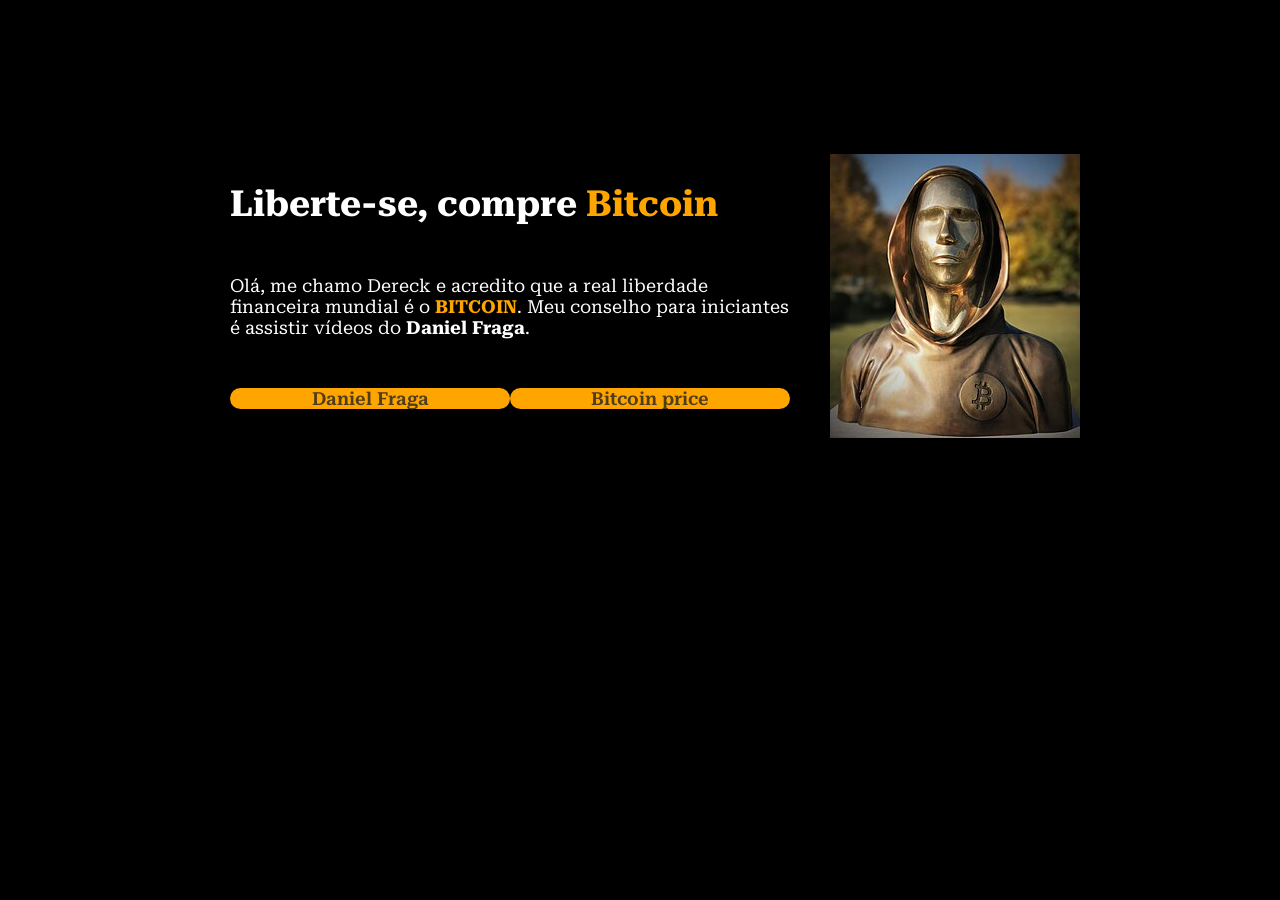
<file: bitcoin-landing-page/index.html>
<!DOCTYPE html>
<html lang="pt-br">

<head>
    <meta charset="UTF-8">
    <meta name="viewport" content="width=device-width, initial-scale=1.0">
    <title>Bitcoin</title>
    <link rel="icon" href="Btc.png">
    <link rel="stylesheet" href="style.css">
</head>

<body>
    <header></header>

    <main class="apresentacao">
        <section class="apresentacao__conteudo">
            
            <h1 class="apresentacao__conteudo__titulo">
                Liberte-se, compre 
                <strong class="titulo-destaque">Bitcoin</strong>
            </h1>

            <p class="apresentacao__conteudo__texto">
                Olá, me chamo Dereck e acredito que a real liberdade financeira mundial é o 
                <strong class="Cor-destaque-info-lenguage">BITCOIN</strong>.
                Meu conselho para iniciantes é assistir vídeos do 
                <strong class="entusiasta-bitcoin">Daniel Fraga</strong>.
            </p>
            <div class="apresentacao__links">
                <a class="apresentacao__links__link" href="https://www.youtube.com/@DanielFragaBR">Daniel Fraga</a>
                <a class="apresentacao__links__link" href="https://coinmarketcap.com/currencies/bitcoin/">Bitcoin price</a>
            </div>

        </section>

        <img src="Satoshi_Nakamoto.jpg" alt="Imagem da estátua Satoshi Nakamoto">
    </main>

    <footer></footer>
</body>

</html>
</file>
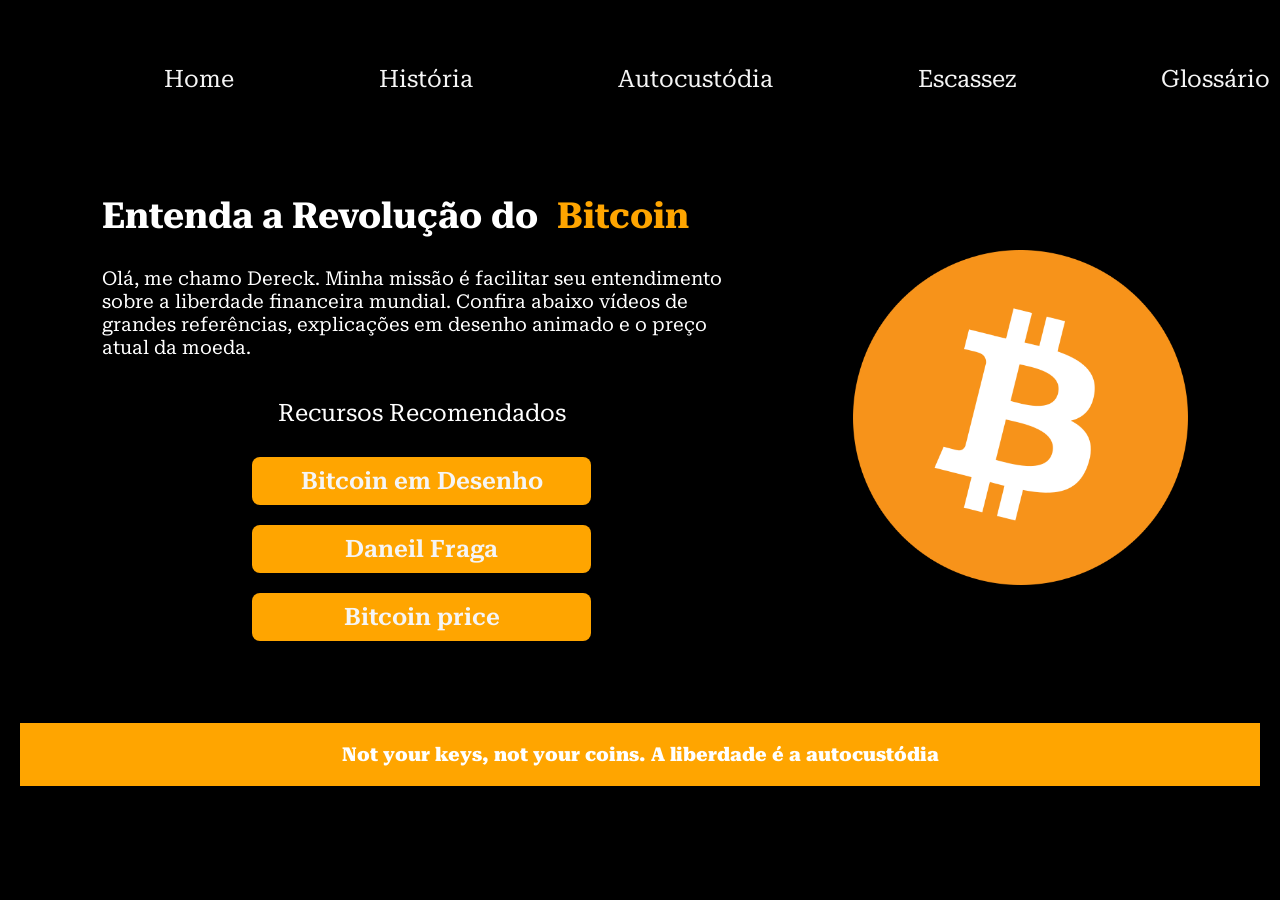
<file: bitcoin-web-platform-mobile/index.html>
<!DOCTYPE html>
<html lang="pt-br">

<head>
    <meta charset="UTF-8">
    <meta name="viewport" content="width=device-width, initial-scale=1.0">
    <title>Bitcoin</title>
    <link rel="icon" href="./images/Btc.png">

    <link rel="stylesheet" href="./styles/style.css">
</head>

<body>
    <header class="cabecalho">
        <nav class="cabecalho__menu">
            
            <a class="cabecalho__menu__link" href="index.html">Home</a>
            <a class="cabecalho__menu__link" href="pages/historia.html">História</a>
            <a class="cabecalho__menu__link" href="pages/autocustodia.html">Autocustódia</a>
            <a class="cabecalho__menu__link" href="pages/escassez.html">Escassez</a>
            <a class="cabecalho__menu__link" href="pages/glossario.html">Glossário</a>

        </nav>
    </header>

    <main class="apresentacao">
        <section class="apresentacao__conteudo">
            
            <h1 class="apresentacao__conteudo__titulo">
                Entenda a Revolução do 
                <strong class="titulo-destaque">Bitcoin</strong>
            </h1>

            <p class="apresentacao__conteudo__texto">
               Olá, me chamo Dereck. Minha missão é facilitar seu entendimento sobre a liberdade financeira mundial. Confira abaixo vídeos de grandes referências, explicações em desenho animado e o preço atual da moeda.
            </p>

            <div class="apresentacao__links">
                <h2 class="apresentacao__links__subtitulo">Recursos Recomendados</h2>

                <a class="apresentacao__links__link" href="https://www.youtube.com/watch?v=lmvQbQgFkcw">Bitcoin em Desenho</a>
                <a class="apresentacao__links__link" href="https://www.youtube.com/@DanielFragaBR">Daneil Fraga</a>
                <a class="apresentacao__links__link" href="https://coinmarketcap.com/currencies/bitcoin/">Bitcoin price</a>

            </div>

        </section>
        <img class="apresentacao__imagem" src="./images/Btc.png" alt="estatua-satoshi-nakamoto">
    </main>

    <footer class="rodape">
        <p>Not your keys, not your coins. A liberdade é a autocustódia</p>
    </footer>
    
</body>

</html>
</file>
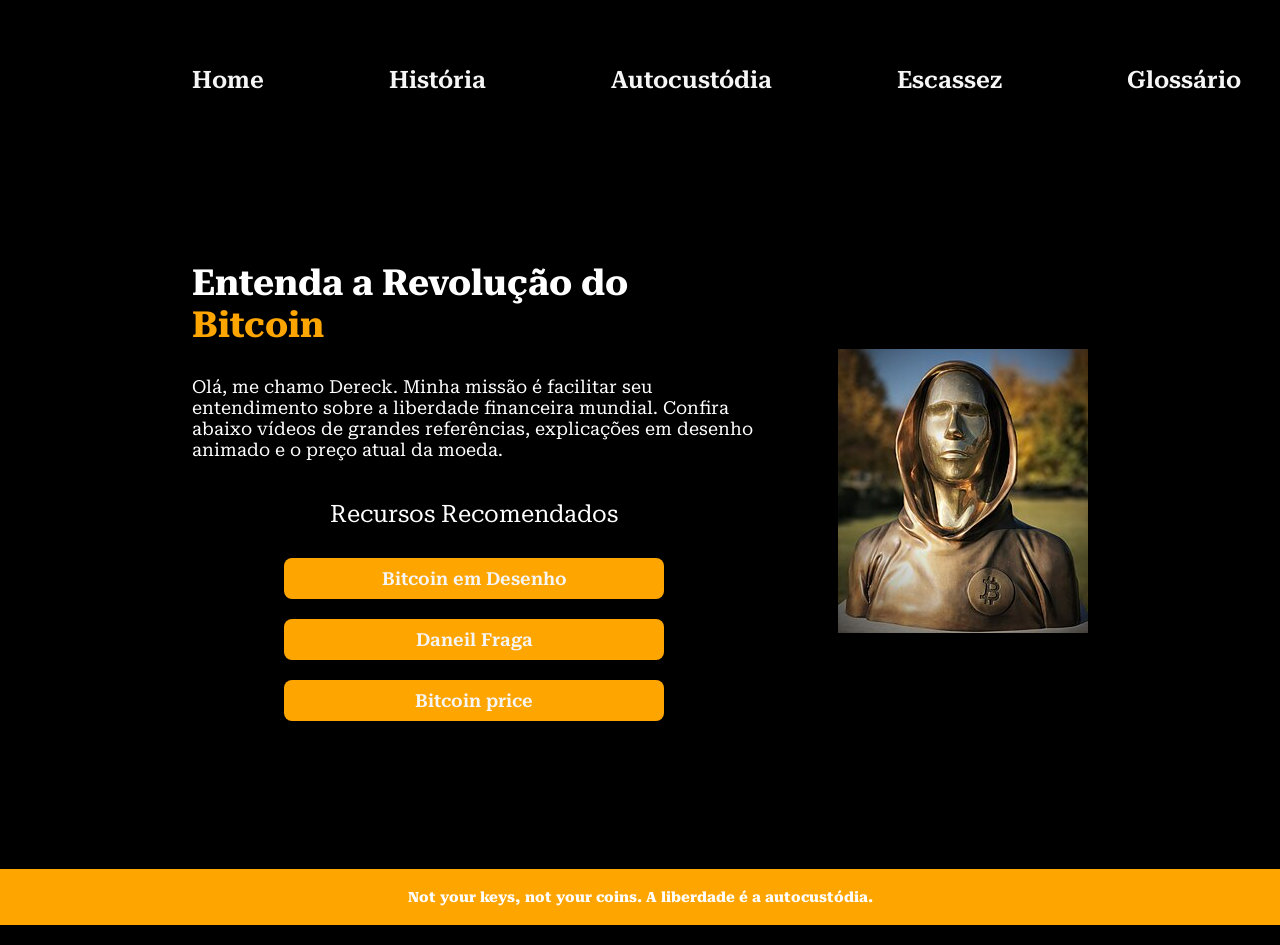
<file: bitcoin-web-platform/index.html>
<!DOCTYPE html>
<html lang="pt-br">

<head>
    <meta charset="UTF-8">
    <meta name="viewport" content="width=device-width, initial-scale=1.0">
    <title>Bitcoin</title>
    <link rel="icon" href="./images/Btc.png">

    <link rel="stylesheet" href="./styles/style.css">
</head>

<body>
    <header class="cabecalho">
        <nav class="cabecalho__menu">
            
            <a class="cabecalho__menu__link" href="index.html">Home</a>
            <a class="cabecalho__menu__link" href="pages/historia.html">História</a>
            <a class="cabecalho__menu__link" href="pages/autocustodia.html">Autocustódia</a>
            <a class="cabecalho__menu__link" href="pages/escassez.html">Escassez</a>
            <a class="cabecalho__menu__link" href="pages/glossario.html">Glossário</a>

        </nav>
    </header>

    <main class="apresentacao">
        <section class="apresentacao__conteudo">
            
            <h1 class="apresentacao__conteudo__titulo">
                Entenda a Revolução do 
                <strong class="titulo-destaque">Bitcoin</strong>
            </h1>

            <p class="apresentacao__conteudo__texto">
               Olá, me chamo Dereck. Minha missão é facilitar seu entendimento sobre a liberdade financeira mundial. Confira abaixo vídeos de grandes referências, explicações em desenho animado e o preço atual da moeda.
            </p>

            <div class="apresentacao__links">
                <h2 class="apresentacao__links__subtitulo">Recursos Recomendados</h2>

                <a class="apresentacao__links__link" href="https://www.youtube.com/watch?v=lmvQbQgFkcw">Bitcoin em Desenho</a>
                <a class="apresentacao__links__link" href="https://www.youtube.com/@DanielFragaBR">Daneil Fraga</a>
                <a class="apresentacao__links__link" href="https://coinmarketcap.com/currencies/bitcoin/">Bitcoin price</a>

            </div>

        </section>
        <img src="./images/estatua-btc-satoshi.jpg" alt="estatua-satoshi-nakamoto">
    </main>

    <footer class="rodape">
        <p>Not your keys, not your coins. A liberdade é a autocustódia.</p>
    </footer>
    
</body>

</html>
</file>
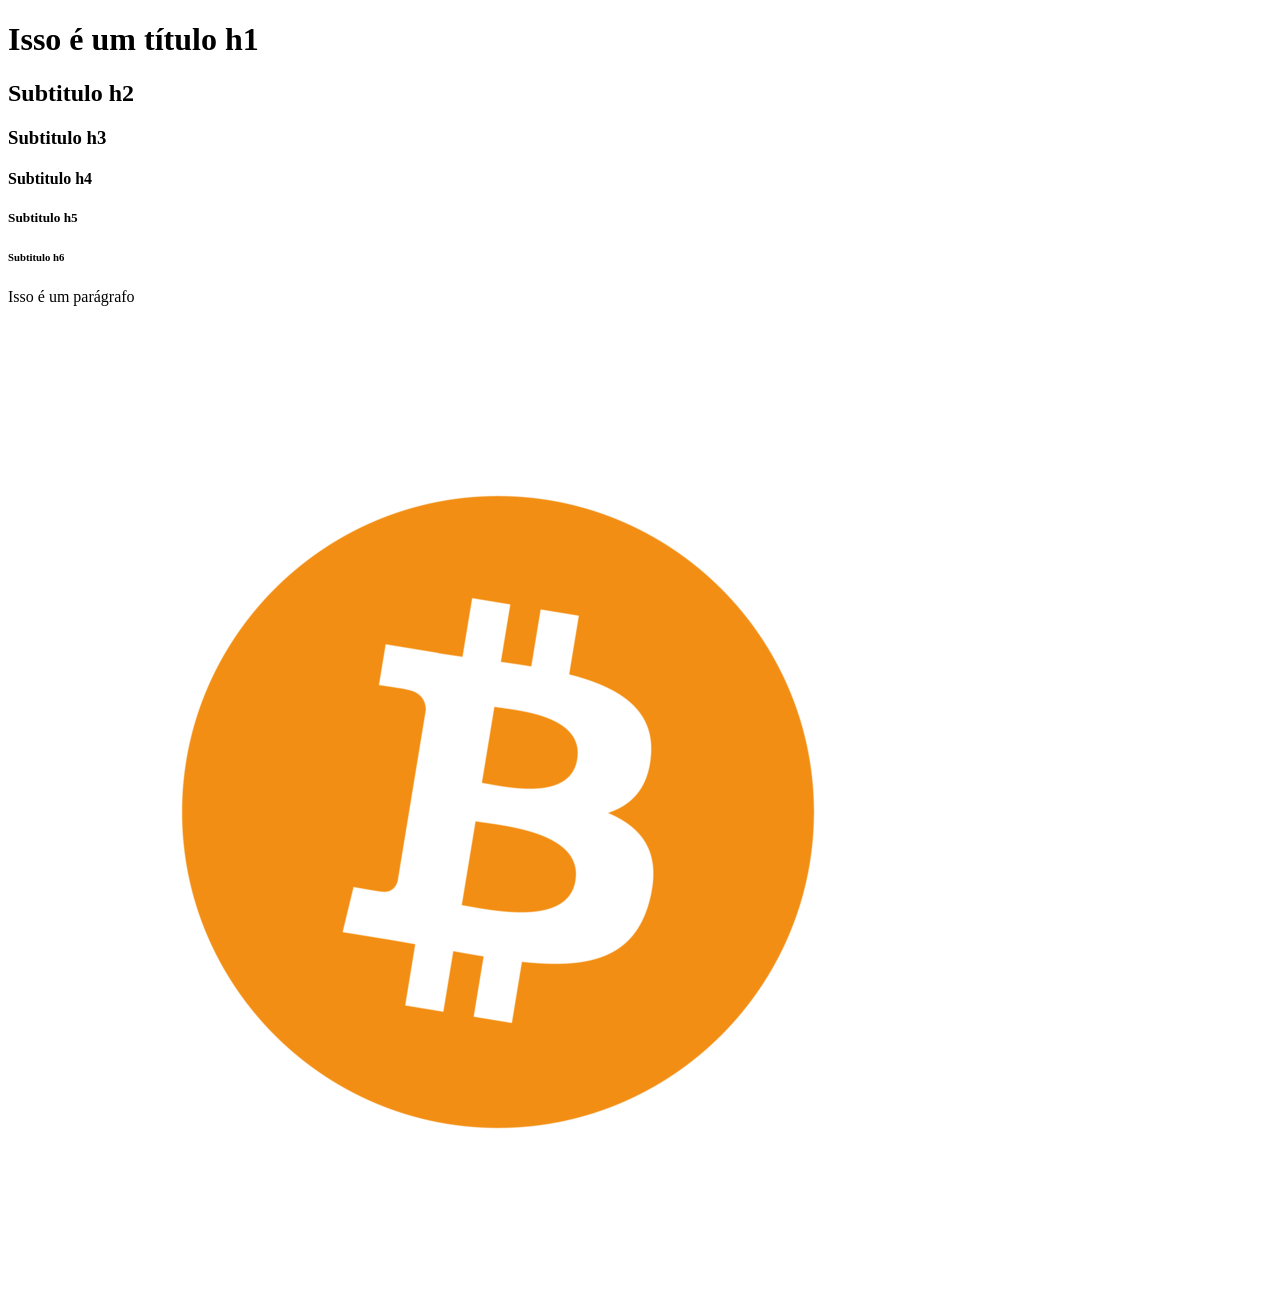
<file: html-fundamentals/index.html>
<!DOCTYPE html>
<html>
    <head>
        <title>Portfolio</title>
    </head>
    <body>
        <h1>Isso é um título h1</h1>
        <h2>Subtitulo h2</h2>
        <h3>Subtitulo h3</h3>
        <h4>Subtitulo h4</h4>
        <h5>Subtitulo h5</h5>
        <h6>Subtitulo h6</h6>

        <p>Isso é um parágrafo</p>
        <img src="Bitcoin.png" alt="Logo Bitcoin">
    </body>
</html>
</file>
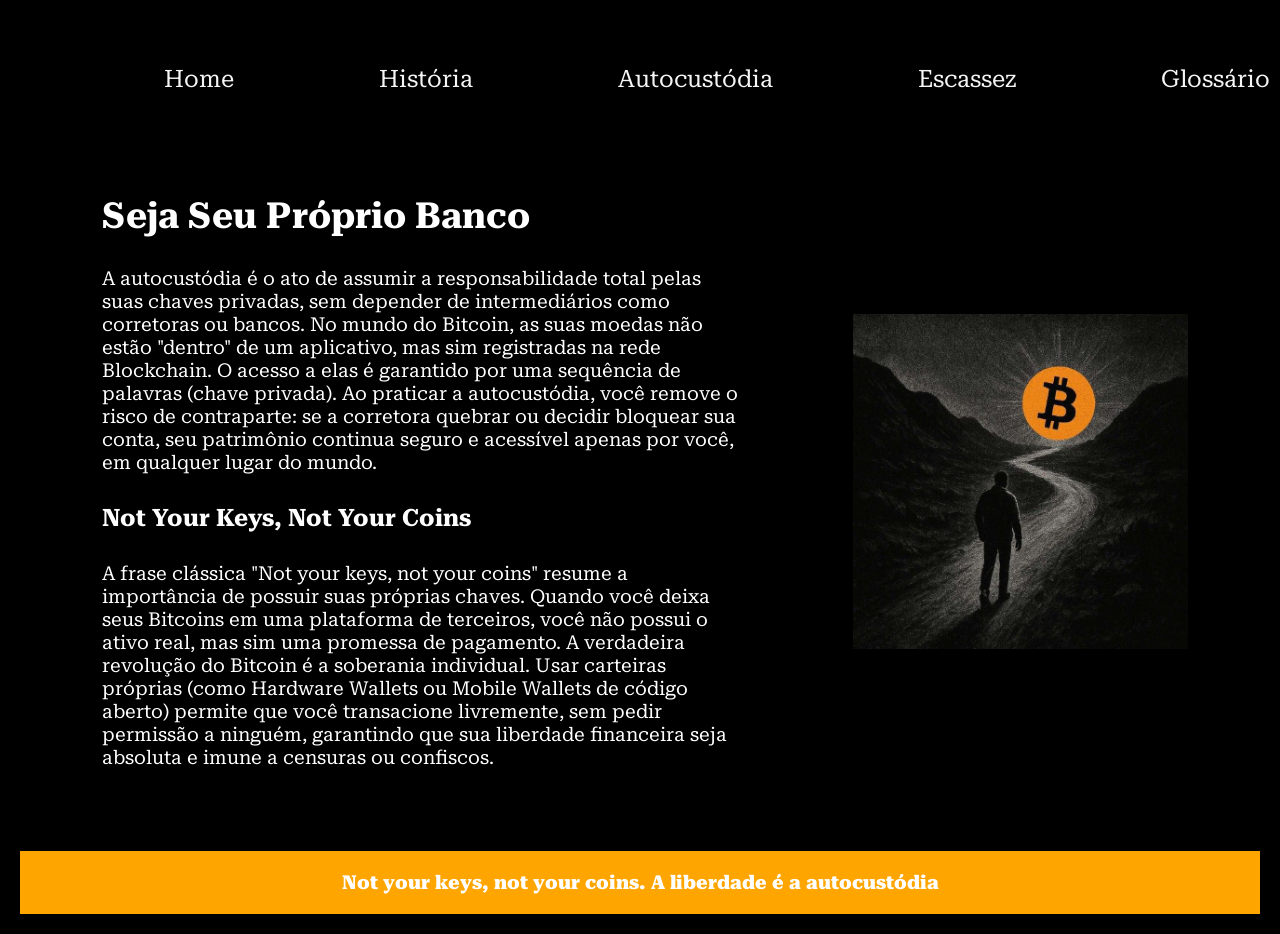
<file: bitcoin-web-platform-mobile/pages/autocustodia.html>
<!DOCTYPE html>
<html lang="pt-br">
<head>
    <meta charset="UTF-8">
    <meta name="viewport" content="width=device-width, initial-scale=1.0">
    <title>Autocustódia</title>
    
    <link rel="icon" href="../images/Btc.png">
    <link rel="stylesheet" href="../styles/style.css">
</head>
<body>
     <header class="cabecalho">
        <nav class="cabecalho__menu">
            
            <a class="cabecalho__menu__link" href="../index.html">Home</a>
            <a class="cabecalho__menu__link" href="historia.html">História</a>
            <a class="cabecalho__menu__link" href="autocustodia.html">Autocustódia</a>
            <a class="cabecalho__menu__link" href="escassez.html">Escassez</a>
            <a class="cabecalho__menu__link" href="glossario.html">Glossário</a>

        </nav>
    </header>

    <main class="apresentacao">
        <section class="apresentacao__conteudo">
            <h2 class="apresentacao__conteudo__titulo">Seja Seu Próprio Banco</h2>
            <p class="apresentacao__conteudo__texto">
               A autocustódia é o ato de assumir a responsabilidade total pelas suas chaves privadas, sem depender de intermediários como corretoras ou bancos. No mundo do Bitcoin, as suas moedas não estão "dentro" de um aplicativo, mas sim registradas na rede Blockchain. O acesso a elas é garantido por uma sequência de palavras (chave privada). Ao praticar a autocustódia, você remove o risco de contraparte: se a corretora quebrar ou decidir bloquear sua conta, seu patrimônio continua seguro e acessível apenas por você, em qualquer lugar do mundo.
            </p>
            <h2>Not Your Keys, Not Your Coins</h2>
            <p class="apresentacao__conteudo__texto">
                A frase clássica "Not your keys, not your coins" resume a importância de possuir suas próprias chaves. Quando você deixa seus Bitcoins em uma plataforma de terceiros, você não possui o ativo real, mas sim uma promessa de pagamento. A verdadeira revolução do Bitcoin é a soberania individual. Usar carteiras próprias (como Hardware Wallets ou Mobile Wallets de código aberto) permite que você transacione livremente, sem pedir permissão a ninguém, garantindo que sua liberdade financeira seja absoluta e imune a censuras ou confiscos.
        </section>

        <img class="apresentacao__imagem" src="../images/objective-btc.jpg" alt="caminhando ate o bitcoin">
    </main>

    <footer class="rodape">
        <p>Not your keys, not your coins. A liberdade é a autocustódia</p>
    </footer>
</body>
</html>
</file>
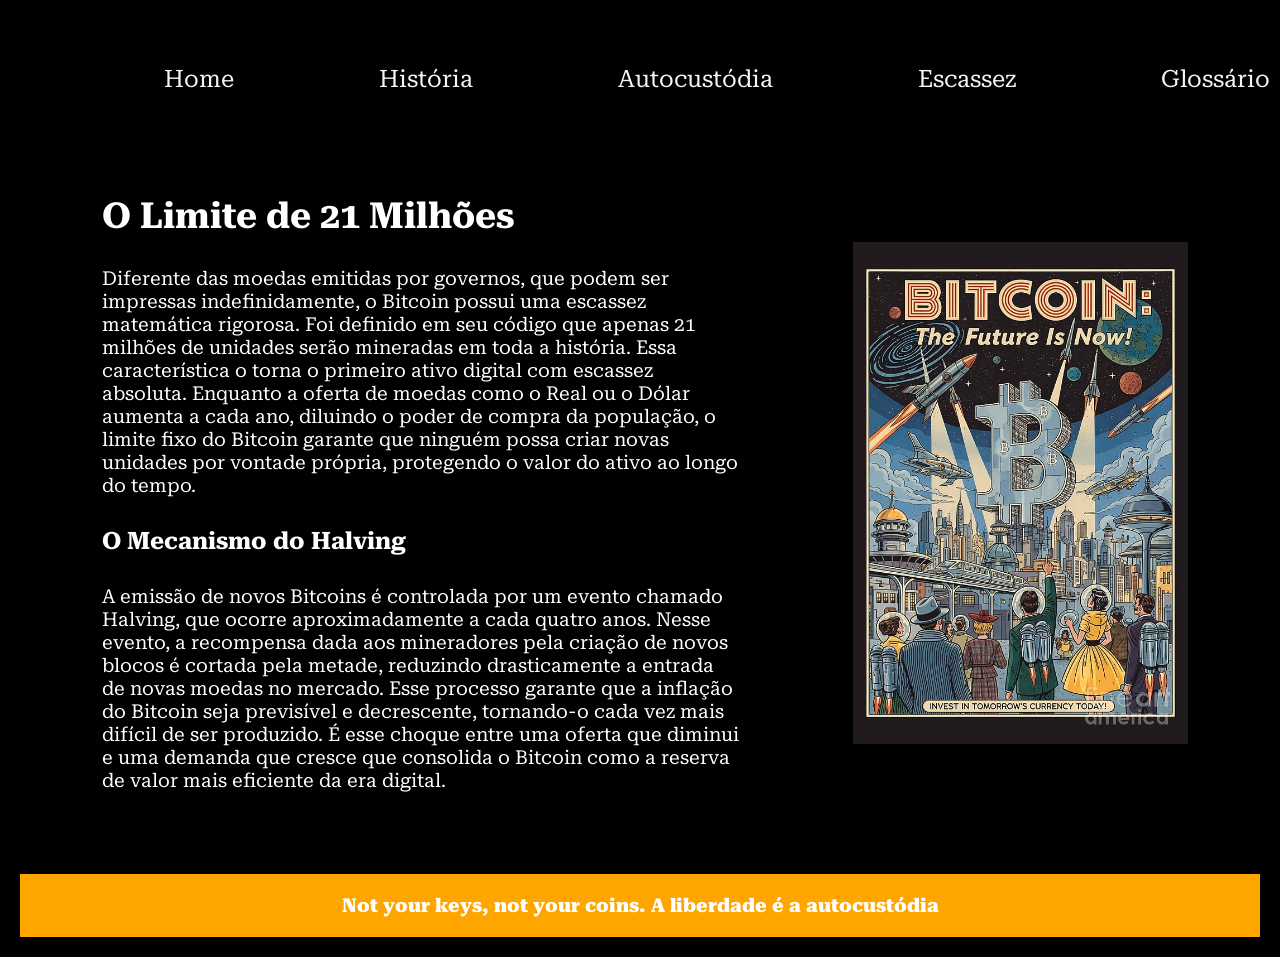
<file: bitcoin-web-platform-mobile/pages/escassez.html>
<!DOCTYPE html>
<html lang="pt-br">
<head>
    <meta charset="UTF-8">
    <meta name="viewport" content="width=device-width, initial-scale=1.0">
    <title>Escassez</title>
    <link rel="icon" href="../images/Btc.png">
    <link rel="stylesheet" href="../styles/style.css">
</head>
<body>
     <header class="cabecalho">
        <nav class="cabecalho__menu">
            
            <a class="cabecalho__menu__link" href="../index.html">Home</a>
            <a class="cabecalho__menu__link" href="historia.html">História</a>
            <a class="cabecalho__menu__link" href="autocustodia.html">Autocustódia</a>
            <a class="cabecalho__menu__link" href="escassez.html">Escassez</a>
            <a class="cabecalho__menu__link" href="glossario.html">Glossário</a>

        </nav>
    </header>
    
    <main class="apresentacao">
        <section class="apresentacao__conteudo">
            <h2 class="apresentacao__conteudo__titulo">O Limite de 21 Milhões</h2>
            <p class="apresentacao__conteudo__texto">
                Diferente das moedas emitidas por governos, que podem ser impressas indefinidamente, o Bitcoin possui uma escassez matemática rigorosa. Foi definido em seu código que apenas 21 milhões de unidades serão mineradas em toda a história. Essa característica o torna o primeiro ativo digital com escassez absoluta. Enquanto a oferta de moedas como o Real ou o Dólar aumenta a cada ano, diluindo o poder de compra da população, o limite fixo do Bitcoin garante que ninguém possa criar novas unidades por vontade própria, protegendo o valor do ativo ao longo do tempo.
            </p>
            <h2>O Mecanismo do Halving</h2>
            <p class="apresentacao__conteudo__texto">
                A emissão de novos Bitcoins é controlada por um evento chamado Halving, que ocorre aproximadamente a cada quatro anos. Nesse evento, a recompensa dada aos mineradores pela criação de novos blocos é cortada pela metade, reduzindo drasticamente a entrada de novas moedas no mercado. Esse processo garante que a inflação do Bitcoin seja previsível e decrescente, tornando-o cada vez mais difícil de ser produzido. É esse choque entre uma oferta que diminui e uma demanda que cresce que consolida o Bitcoin como a reserva de valor mais eficiente da era digital.
            </p>
        </section>

        <img class="apresentacao__imagem" src="../images/btc-futury.jpg" alt="vida futuristica do ser humano com o bitcoin">
    </main>

    <footer class="rodape">
        <p>Not your keys, not your coins. A liberdade é a autocustódia</p>
    </footer>
</body>
</html>
</file>
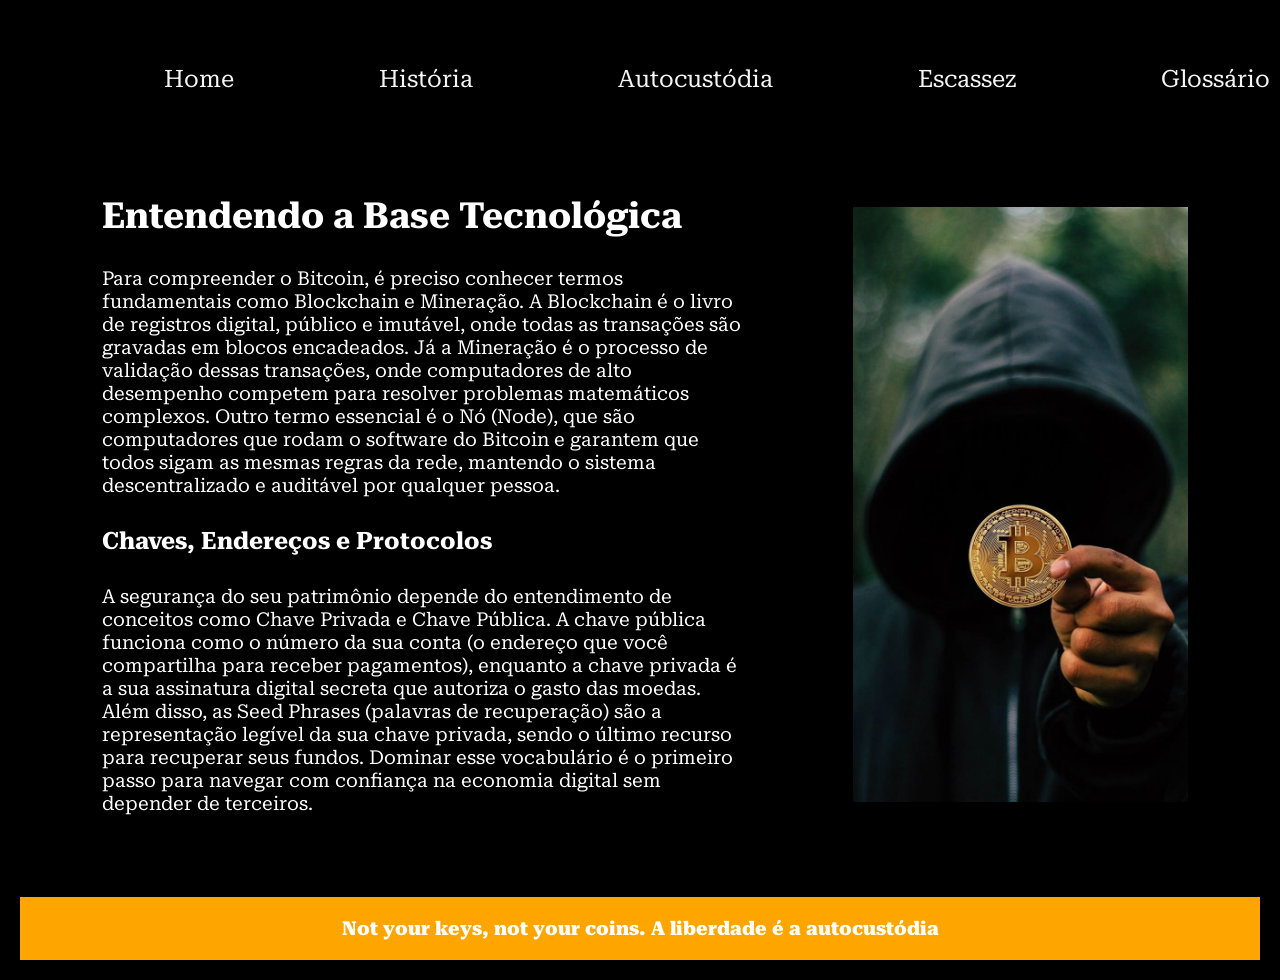
<file: bitcoin-web-platform-mobile/pages/glossario.html>
<!DOCTYPE html>
<html lang="pt-br">
<head>
    <meta charset="UTF-8">
    <meta name="viewport" content="width=device-width, initial-scale=1.0">
    <title>Glossário</title>
    <link rel="icon" href="../images/Btc.png">
    <link rel="stylesheet" href="../styles/style.css">
</head>
<body>
    <header class="cabecalho">
        <nav class="cabecalho__menu">
            
            <a class="cabecalho__menu__link" href="../index.html">Home</a>
            <a class="cabecalho__menu__link" href="historia.html">História</a>
            <a class="cabecalho__menu__link" href="autocustodia.html">Autocustódia</a>
            <a class="cabecalho__menu__link" href="escassez.html">Escassez</a>
            <a class="cabecalho__menu__link" href="glossario.html">Glossário</a>

        </nav>
    </header>

    <main class="apresentacao">
        <section class="apresentacao__conteudo">
            <h2 class="apresentacao__conteudo__titulo">Entendendo a Base Tecnológica</h2>
            <p class="apresentacao__conteudo__texto">
               Para compreender o Bitcoin, é preciso conhecer termos fundamentais como Blockchain e Mineração. A Blockchain é o livro de registros digital, público e imutável, onde todas as transações são gravadas em blocos encadeados. Já a Mineração é o processo de validação dessas transações, onde computadores de alto desempenho competem para resolver problemas matemáticos complexos. Outro termo essencial é o Nó (Node), que são computadores que rodam o software do Bitcoin e garantem que todos sigam as mesmas regras da rede, mantendo o sistema descentralizado e auditável por qualquer pessoa.
            </p>
            <h2>Chaves, Endereços e Protocolos</h2>
            <p class="apresentacao__conteudo__texto">
                A segurança do seu patrimônio depende do entendimento de conceitos como Chave Privada e Chave Pública. A chave pública funciona como o número da sua conta (o endereço que você compartilha para receber pagamentos), enquanto a chave privada é a sua assinatura digital secreta que autoriza o gasto das moedas. Além disso, as Seed Phrases (palavras de recuperação) são a representação legível da sua chave privada, sendo o último recurso para recuperar seus fundos. Dominar esse vocabulário é o primeiro passo para navegar com confiança na economia digital sem depender de terceiros.
            </p>
        </section>

        <img class="apresentacao__imagem" src="../images/baixados.jpg" alt="icone do bitcoin">
    </main>
    
    <footer class="rodape">
        <p>Not your keys, not your coins. A liberdade é a autocustódia</p>
    </footer>
</body>
</html>
</file>
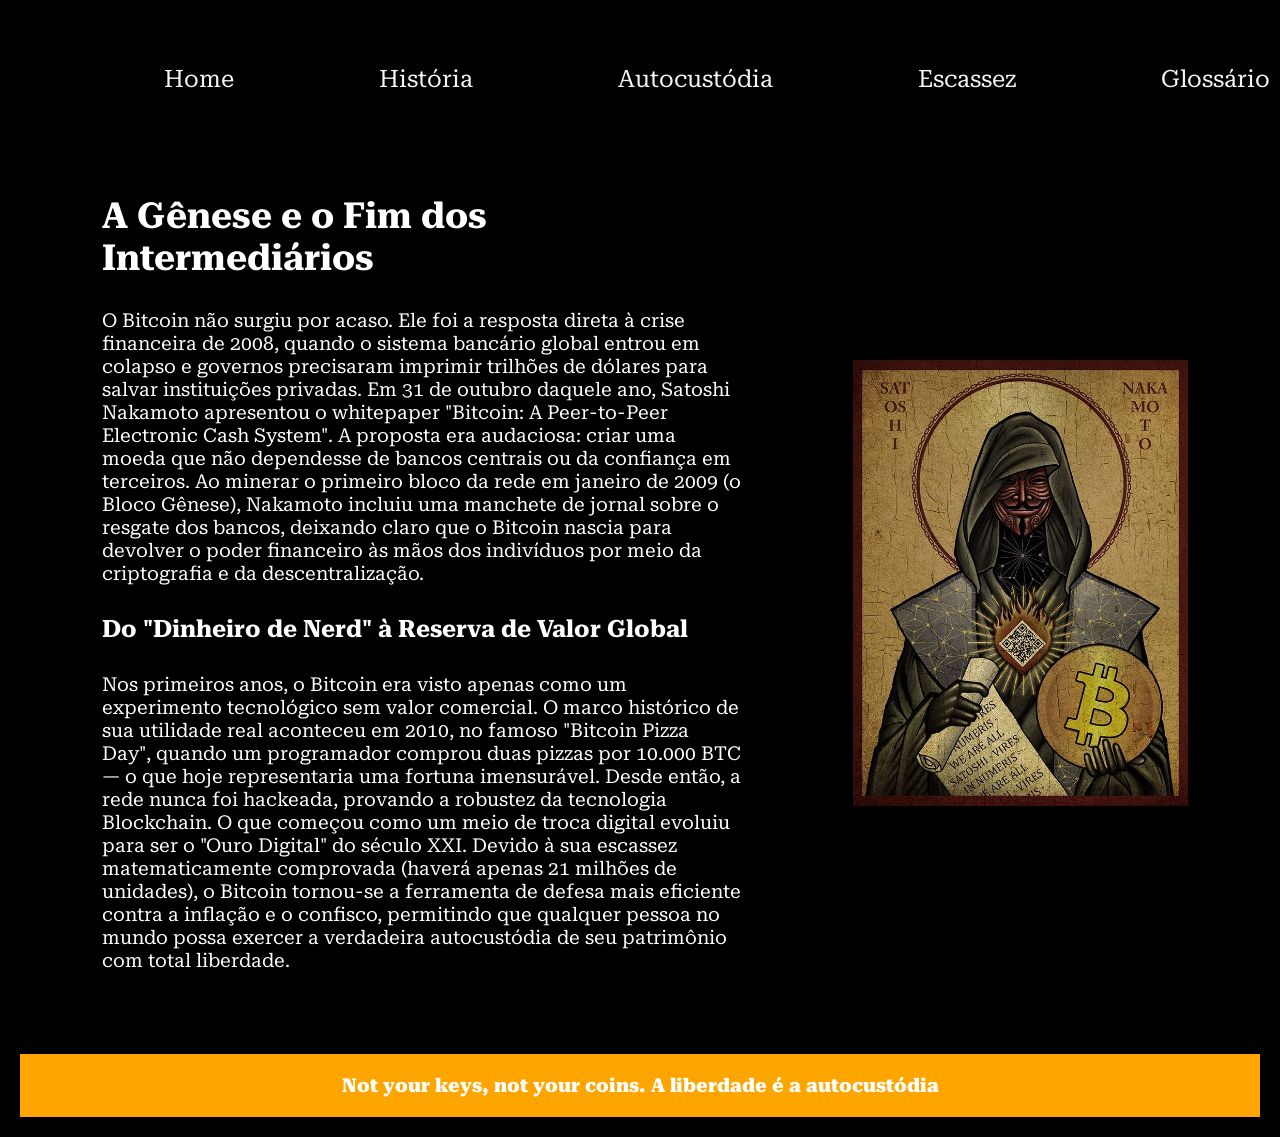
<file: bitcoin-web-platform-mobile/pages/historia.html>
<!DOCTYPE html>
<html lang="pt-br">

<head>
    <meta charset="UTF-8">
    <meta name="viewport" content="width=device-width, initial-scale=1.0">
    <title>História</title>

    <link rel="icon" href="../images/Btc.png">
    <link rel="stylesheet" href="../styles/style.css">
</head>

<body>
    <header class="cabecalho">
        <nav class="cabecalho__menu">
            
            <a class="cabecalho__menu__link" href="../index.html">Home</a>
            <a class="cabecalho__menu__link" href="historia.html">História</a>
            <a class="cabecalho__menu__link" href="autocustodia.html">Autocustódia</a>
            <a class="cabecalho__menu__link" href="escassez.html">Escassez</a>
            <a class="cabecalho__menu__link" href="glossario.html">Glossário</a>

        </nav>
    </header>
    
    <main class="apresentacao">
        <section class="apresentacao__conteudo">
            <h2 class="apresentacao__conteudo__titulo">A Gênese e o Fim dos Intermediários</h2>
            <p class="apresentacao__conteudo__texto">
                O Bitcoin não surgiu por acaso. Ele foi a resposta direta à crise financeira de 2008, quando o sistema bancário global entrou em colapso e governos precisaram imprimir trilhões de dólares para salvar instituições privadas. Em 31 de outubro daquele ano, Satoshi Nakamoto apresentou o whitepaper "Bitcoin: A Peer-to-Peer Electronic Cash System". A proposta era audaciosa: criar uma moeda que não dependesse de bancos centrais ou da confiança em terceiros. Ao minerar o primeiro bloco da rede em janeiro de 2009 (o Bloco Gênese), Nakamoto incluiu uma manchete de jornal sobre o resgate dos bancos, deixando claro que o Bitcoin nascia para devolver o poder financeiro às mãos dos indivíduos por meio da criptografia e da descentralização.
            </p>
            <h2>Do "Dinheiro de Nerd" à Reserva de Valor Global</h2>
            <p class="apresentacao__conteudo__texto">
                Nos primeiros anos, o Bitcoin era visto apenas como um experimento tecnológico sem valor comercial. O marco histórico de sua utilidade real aconteceu em 2010, no famoso "Bitcoin Pizza Day", quando um programador comprou duas pizzas por 10.000 BTC — o que hoje representaria uma fortuna imensurável. Desde então, a rede nunca foi hackeada, provando a robustez da tecnologia Blockchain. O que começou como um meio de troca digital evoluiu para ser o "Ouro Digital" do século XXI. Devido à sua escassez matematicamente comprovada (haverá apenas 21 milhões de unidades), o Bitcoin tornou-se a ferramenta de defesa mais eficiente contra a inflação e o confisco, permitindo que qualquer pessoa no mundo possa exercer a verdadeira autocustódia de seu patrimônio com total liberdade.
            </p>
        </section>

        <img class="apresentacao__imagem" src="../images/satoshi-old.jpg" alt="Representação artística e simbólica de Satoshi Nakamoto">
    </main>

    <footer class="rodape">
        <p>Not your keys, not your coins. A liberdade é a autocustódia</p>
    </footer>

</body>
</html>
</file>
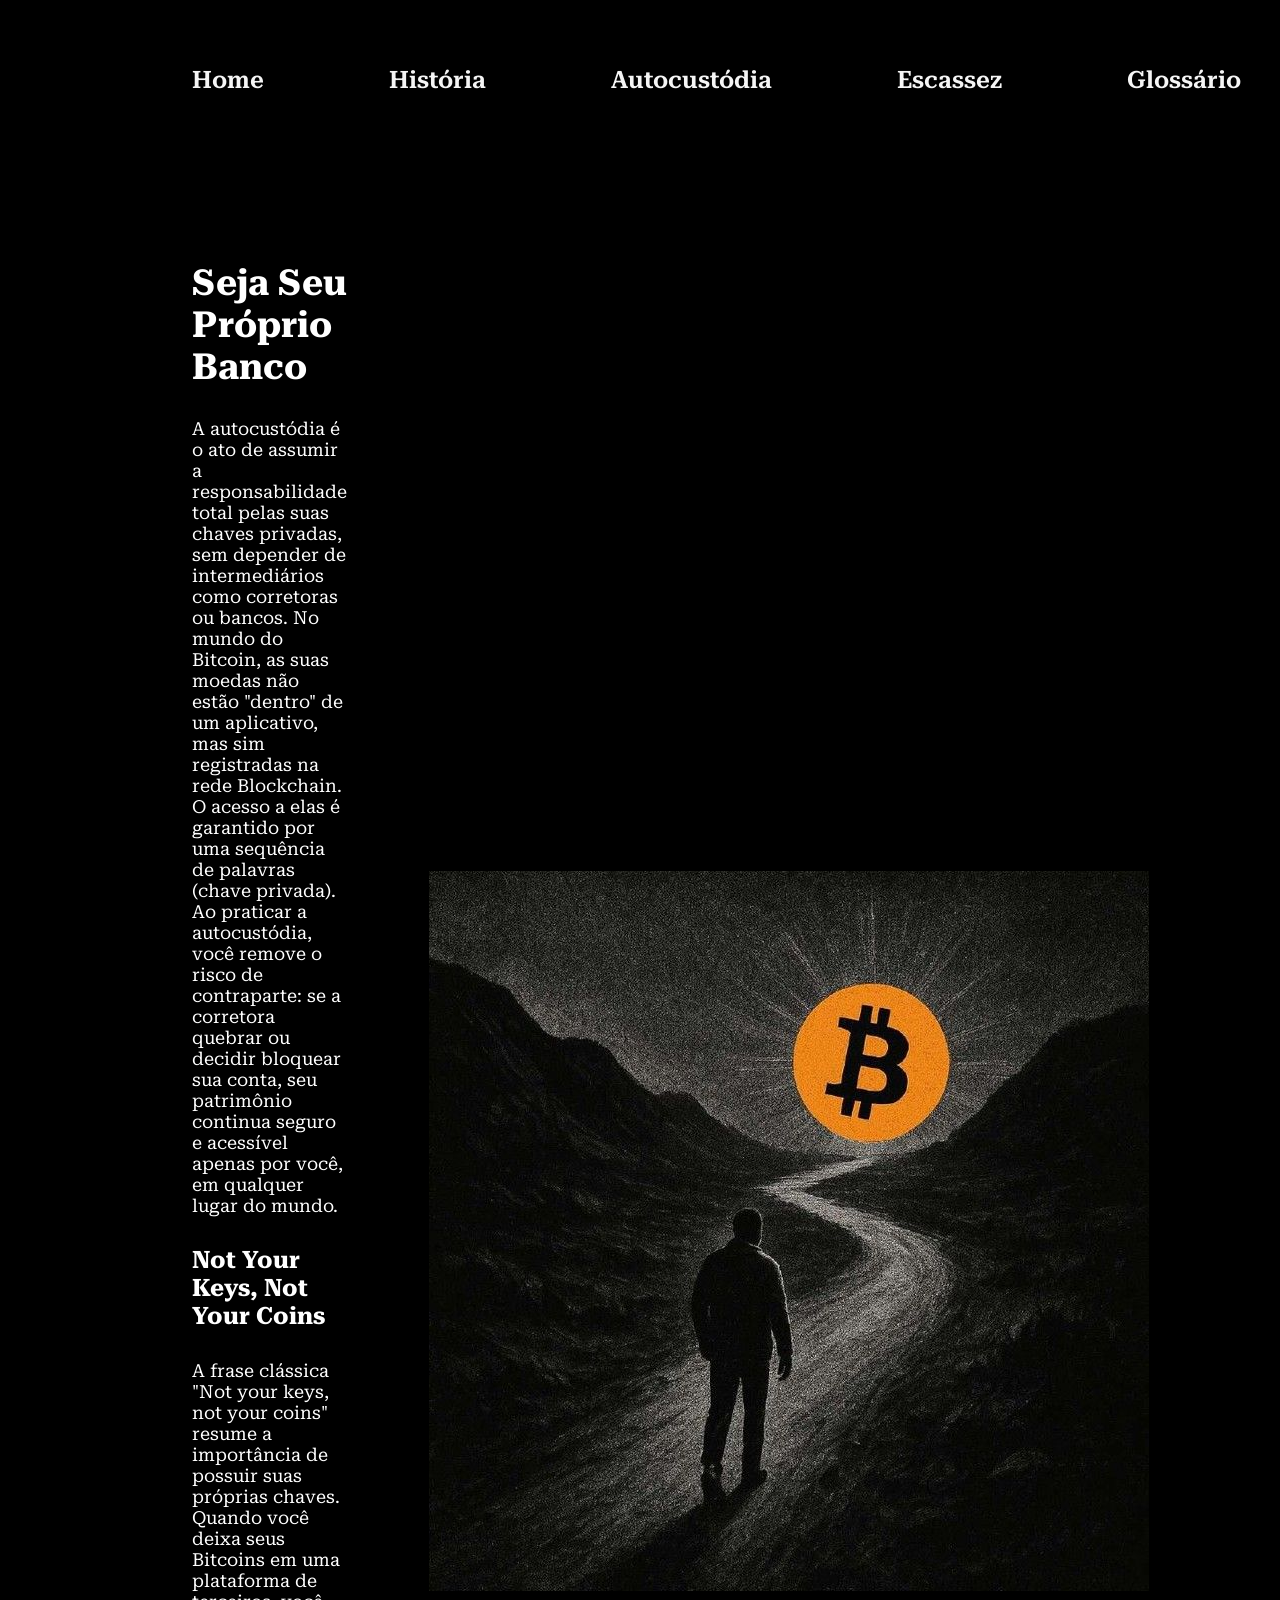
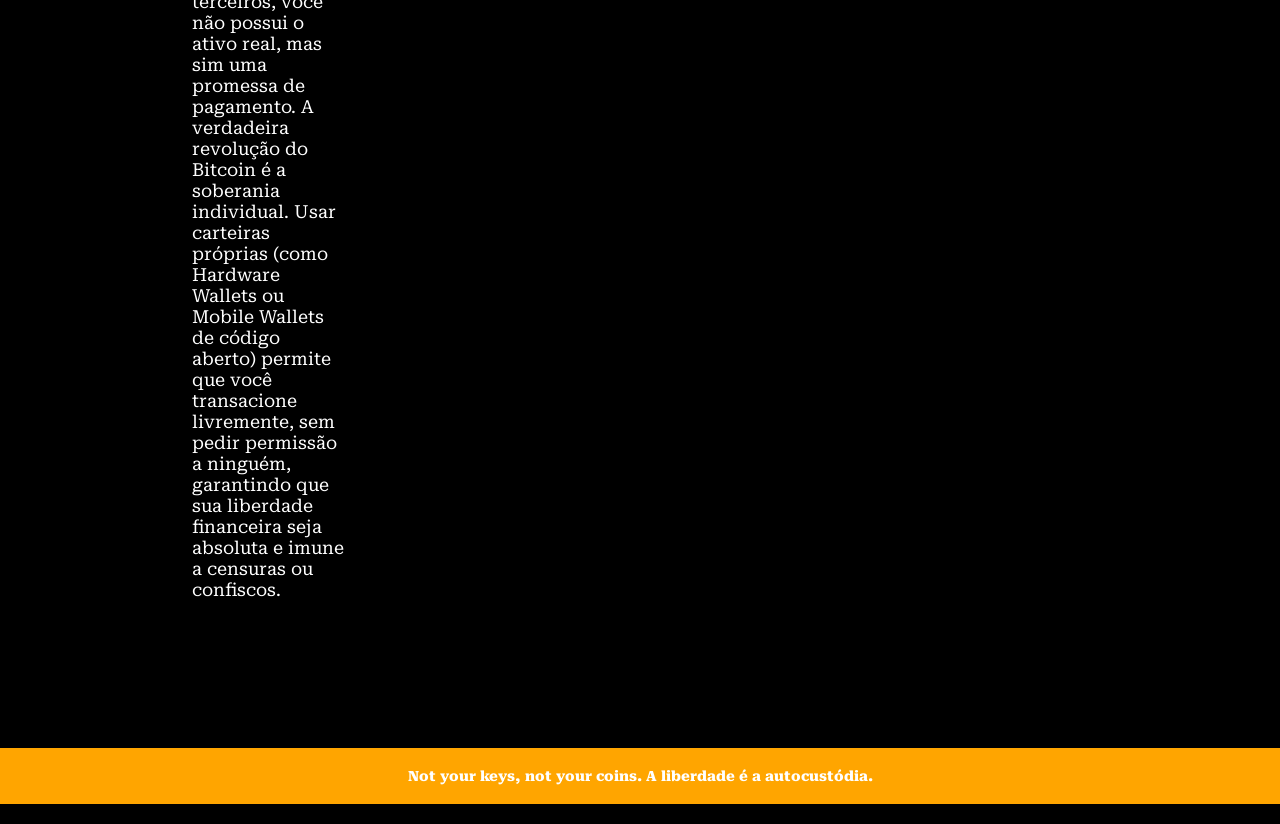
<file: bitcoin-web-platform/pages/autocustodia.html>
<!DOCTYPE html>
<html lang="pt-br">
<head>
    <meta charset="UTF-8">
    <meta name="viewport" content="width=device-width, initial-scale=1.0">
    <title>Autocustódia</title>
    
    <link rel="icon" href="../images/Btc.png">
    <link rel="stylesheet" href="../styles/style.css">
</head>
<body>
     <header class="cabecalho">
        <nav class="cabecalho__menu">
            
            <a class="cabecalho__menu__link" href="../index.html">Home</a>
            <a class="cabecalho__menu__link" href="historia.html">História</a>
            <a class="cabecalho__menu__link" href="autocustodia.html">Autocustódia</a>
            <a class="cabecalho__menu__link" href="escassez.html">Escassez</a>
            <a class="cabecalho__menu__link" href="glossario.html">Glossário</a>

        </nav>
    </header>

    <main class="apresentacao">
        <section class="apresentacao__conteudo">
            <h2 class="apresentacao__conteudo__titulo">Seja Seu Próprio Banco</h2>
            <p class="apresentacao__conteudo__texto">
               A autocustódia é o ato de assumir a responsabilidade total pelas suas chaves privadas, sem depender de intermediários como corretoras ou bancos. No mundo do Bitcoin, as suas moedas não estão "dentro" de um aplicativo, mas sim registradas na rede Blockchain. O acesso a elas é garantido por uma sequência de palavras (chave privada). Ao praticar a autocustódia, você remove o risco de contraparte: se a corretora quebrar ou decidir bloquear sua conta, seu patrimônio continua seguro e acessível apenas por você, em qualquer lugar do mundo.
            </p>
            <h2>Not Your Keys, Not Your Coins</h2>
            <p class="apresentacao__conteudo__texto">
                A frase clássica "Not your keys, not your coins" resume a importância de possuir suas próprias chaves. Quando você deixa seus Bitcoins em uma plataforma de terceiros, você não possui o ativo real, mas sim uma promessa de pagamento. A verdadeira revolução do Bitcoin é a soberania individual. Usar carteiras próprias (como Hardware Wallets ou Mobile Wallets de código aberto) permite que você transacione livremente, sem pedir permissão a ninguém, garantindo que sua liberdade financeira seja absoluta e imune a censuras ou confiscos.
        </section>

        <img src="../images/objective-btc.jpg" alt="">
    </main>

    <footer class="rodape">
        <p>Not your keys, not your coins. A liberdade é a autocustódia.</p>
    </footer>
</body>
</html>
</file>
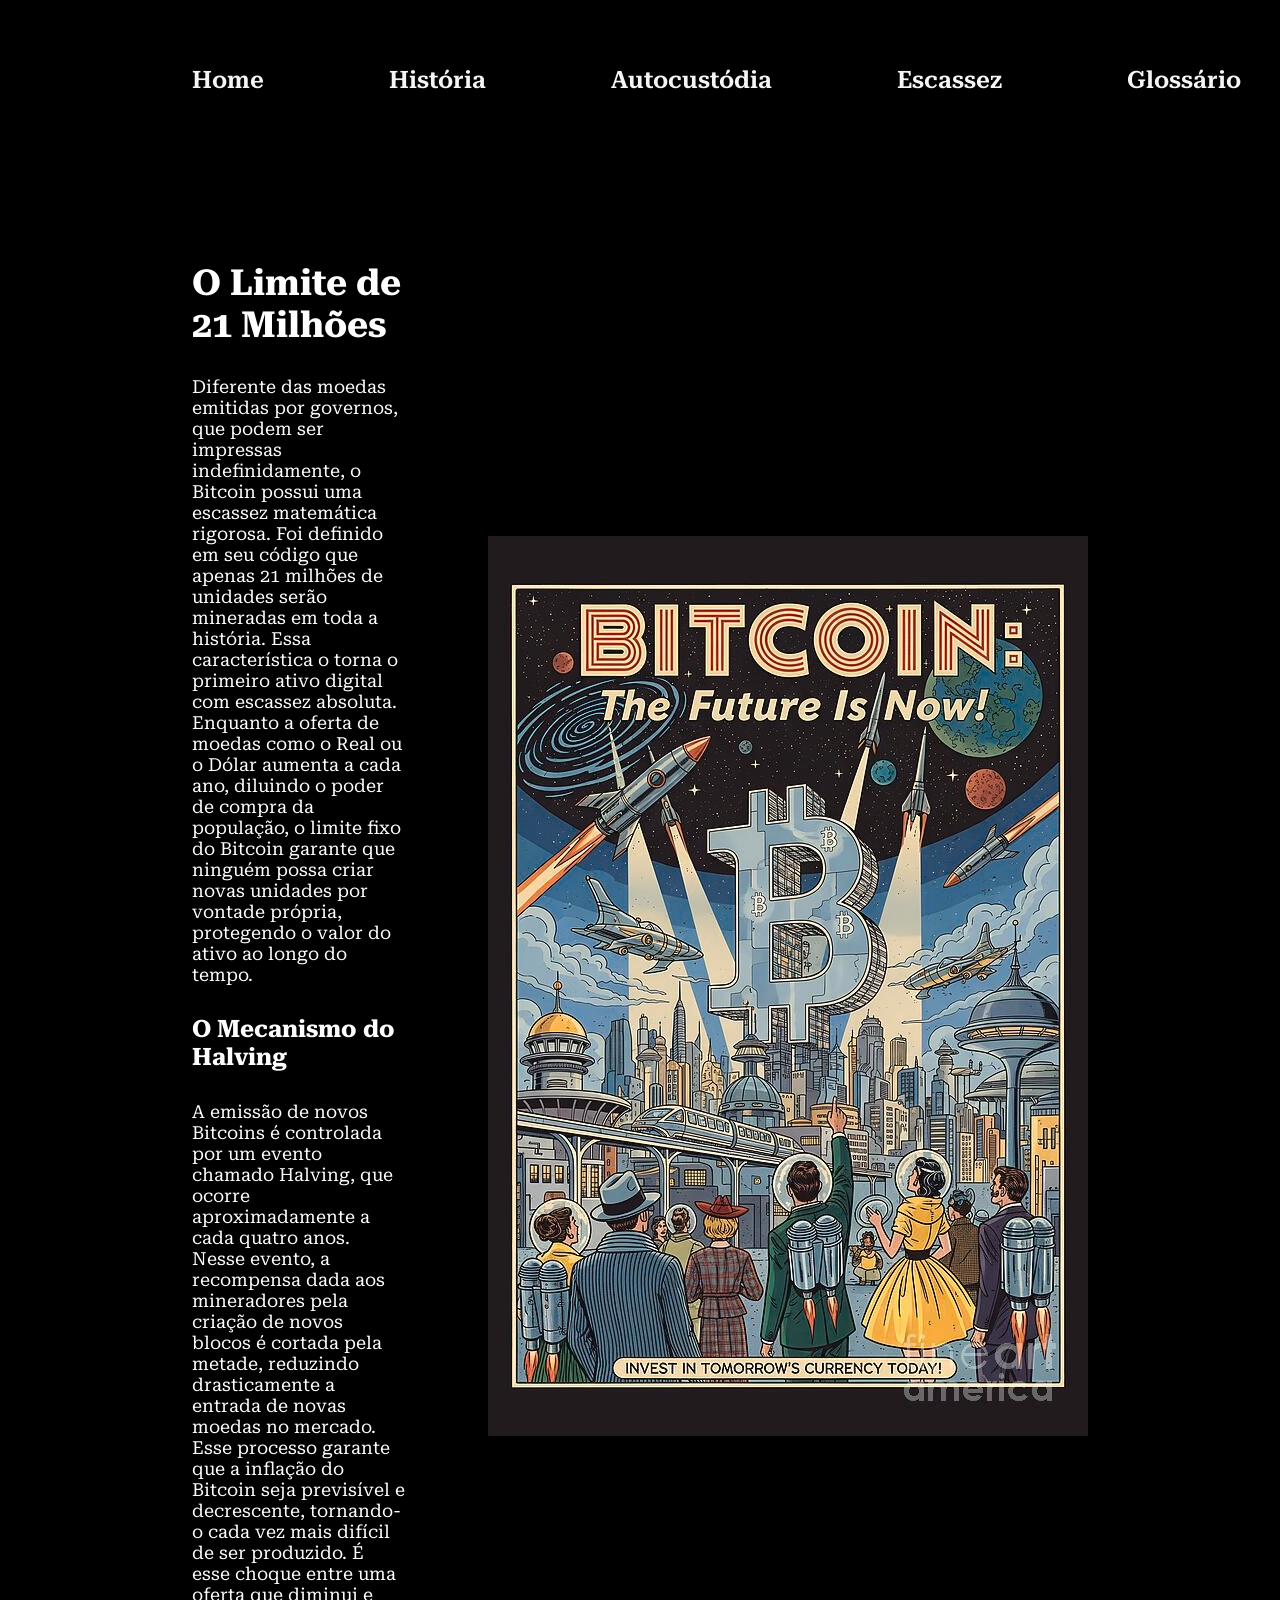
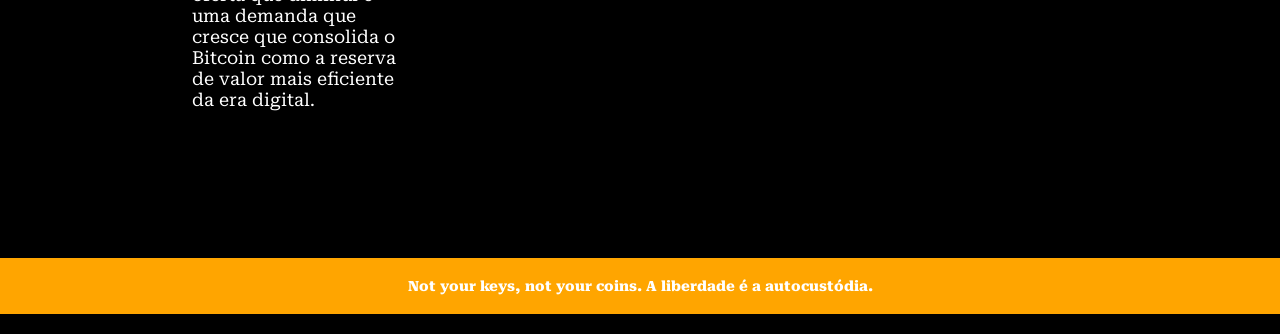
<file: bitcoin-web-platform/pages/escassez.html>
<!DOCTYPE html>
<html lang="pt-br">
<head>
    <meta charset="UTF-8">
    <meta name="viewport" content="width=device-width, initial-scale=1.0">
    <title>Escassez</title>
    <link rel="icon" href="../images/Btc.png">
    <link rel="stylesheet" href="../styles/style.css">
</head>
<body>
     <header class="cabecalho">
        <nav class="cabecalho__menu">
            
            <a class="cabecalho__menu__link" href="../index.html">Home</a>
            <a class="cabecalho__menu__link" href="historia.html">História</a>
            <a class="cabecalho__menu__link" href="autocustodia.html">Autocustódia</a>
            <a class="cabecalho__menu__link" href="escassez.html">Escassez</a>
            <a class="cabecalho__menu__link" href="glossario.html">Glossário</a>

        </nav>
    </header>
    
    <main class="apresentacao">
        <section class="apresentacao__conteudo">
            <h2 class="apresentacao__conteudo__titulo">O Limite de 21 Milhões</h2>
            <p class="apresentacao__conteudo__texto">
                Diferente das moedas emitidas por governos, que podem ser impressas indefinidamente, o Bitcoin possui uma escassez matemática rigorosa. Foi definido em seu código que apenas 21 milhões de unidades serão mineradas em toda a história. Essa característica o torna o primeiro ativo digital com escassez absoluta. Enquanto a oferta de moedas como o Real ou o Dólar aumenta a cada ano, diluindo o poder de compra da população, o limite fixo do Bitcoin garante que ninguém possa criar novas unidades por vontade própria, protegendo o valor do ativo ao longo do tempo.
            </p>
            <h2>O Mecanismo do Halving</h2>
            <p class="apresentacao__conteudo__texto">
                A emissão de novos Bitcoins é controlada por um evento chamado Halving, que ocorre aproximadamente a cada quatro anos. Nesse evento, a recompensa dada aos mineradores pela criação de novos blocos é cortada pela metade, reduzindo drasticamente a entrada de novas moedas no mercado. Esse processo garante que a inflação do Bitcoin seja previsível e decrescente, tornando-o cada vez mais difícil de ser produzido. É esse choque entre uma oferta que diminui e uma demanda que cresce que consolida o Bitcoin como a reserva de valor mais eficiente da era digital.
            </p>
        </section>

        <img src="../images/btc-futury.jpg" alt="">
    </main>

    <footer class="rodape">
        <p>Not your keys, not your coins. A liberdade é a autocustódia.</p>
    </footer>
</body>
</html>
</file>
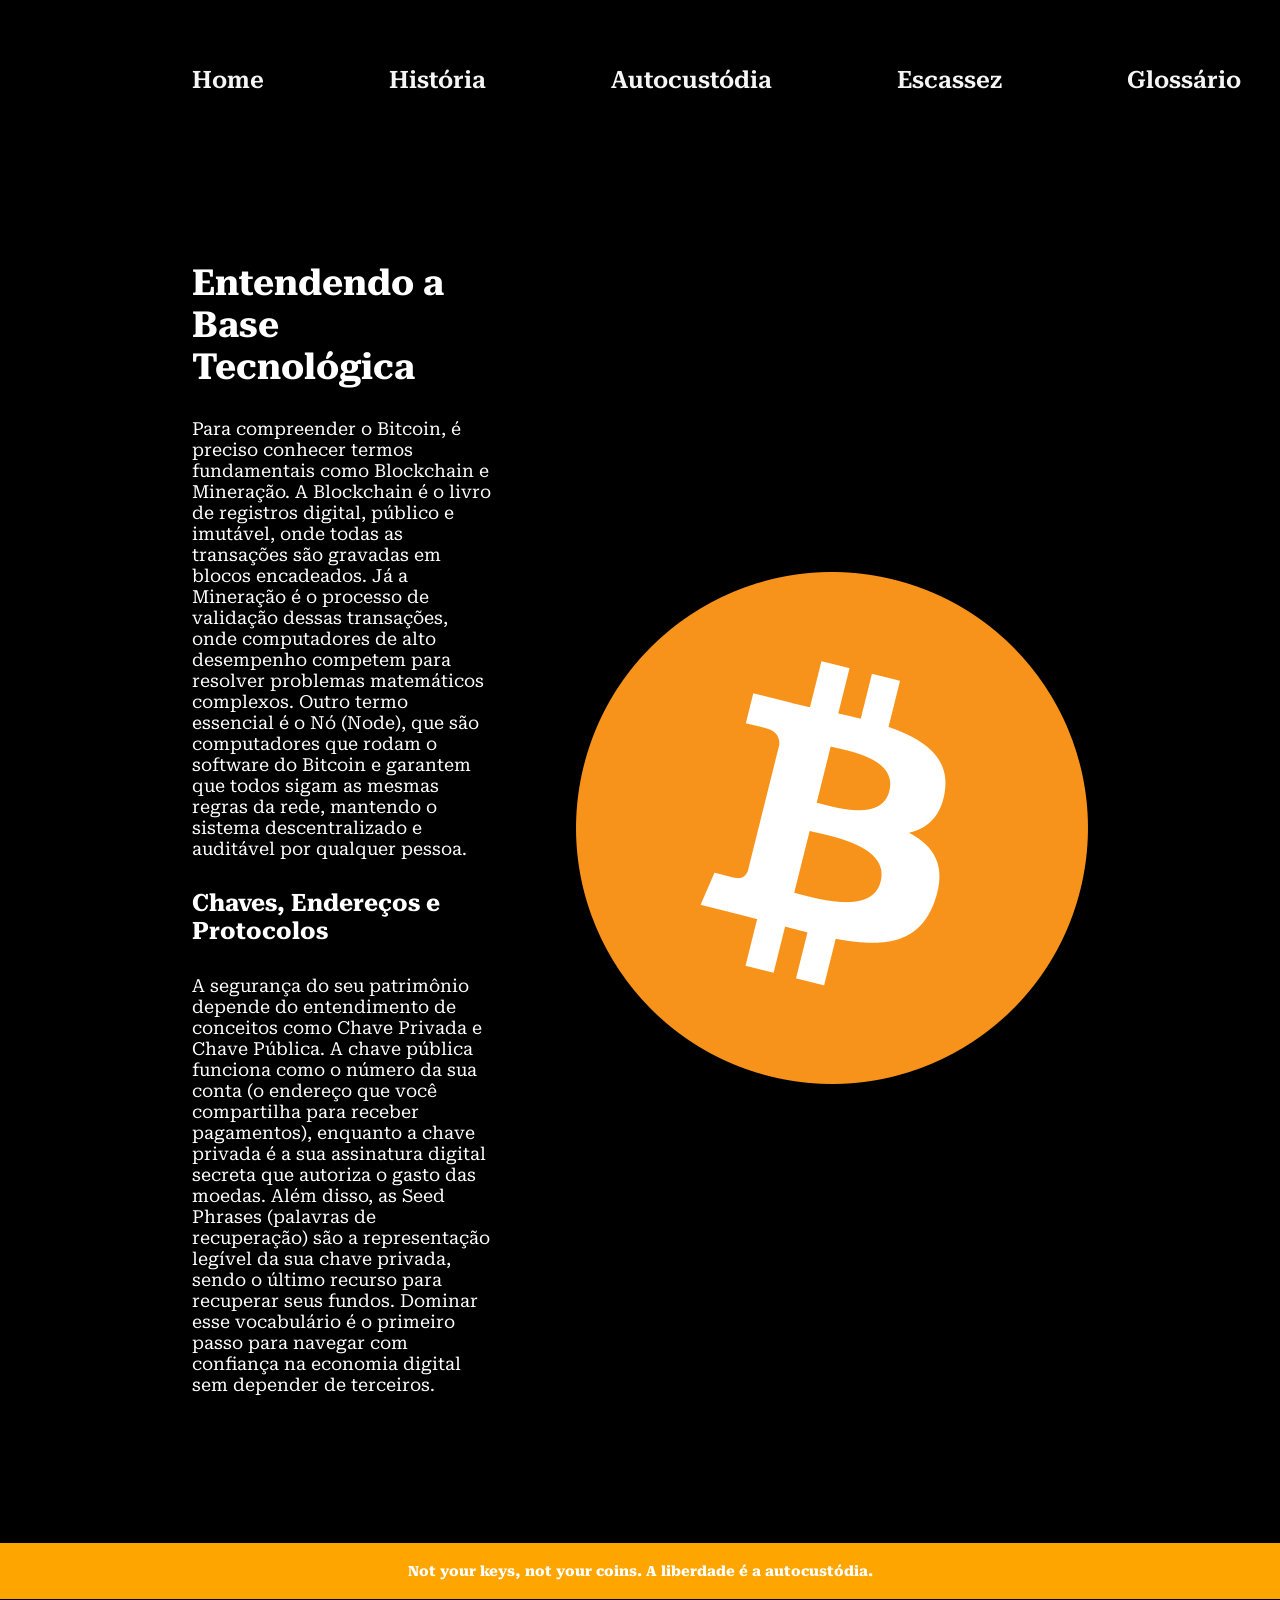
<file: bitcoin-web-platform/pages/glossario.html>
<!DOCTYPE html>
<html lang="pt-br">
<head>
    <meta charset="UTF-8">
    <meta name="viewport" content="width=device-width, initial-scale=1.0">
    <title>Glossário</title>
    <link rel="icon" href="../images/Btc.png">
    <link rel="stylesheet" href="../styles/style.css">
</head>
<body>
    <header class="cabecalho">
        <nav class="cabecalho__menu">
            
            <a class="cabecalho__menu__link" href="../index.html">Home</a>
            <a class="cabecalho__menu__link" href="historia.html">História</a>
            <a class="cabecalho__menu__link" href="autocustodia.html">Autocustódia</a>
            <a class="cabecalho__menu__link" href="escassez.html">Escassez</a>
            <a class="cabecalho__menu__link" href="glossario.html">Glossário</a>

        </nav>
    </header>

    <main class="apresentacao">
        <section class="apresentacao__conteudo">
            <h2 class="apresentacao__conteudo__titulo">Entendendo a Base Tecnológica</h2>
            <p class="apresentacao__conteudo__texto">
               Para compreender o Bitcoin, é preciso conhecer termos fundamentais como Blockchain e Mineração. A Blockchain é o livro de registros digital, público e imutável, onde todas as transações são gravadas em blocos encadeados. Já a Mineração é o processo de validação dessas transações, onde computadores de alto desempenho competem para resolver problemas matemáticos complexos. Outro termo essencial é o Nó (Node), que são computadores que rodam o software do Bitcoin e garantem que todos sigam as mesmas regras da rede, mantendo o sistema descentralizado e auditável por qualquer pessoa.
            </p>
            <h2>Chaves, Endereços e Protocolos</h2>
            <p class="apresentacao__conteudo__texto">
                A segurança do seu patrimônio depende do entendimento de conceitos como Chave Privada e Chave Pública. A chave pública funciona como o número da sua conta (o endereço que você compartilha para receber pagamentos), enquanto a chave privada é a sua assinatura digital secreta que autoriza o gasto das moedas. Além disso, as Seed Phrases (palavras de recuperação) são a representação legível da sua chave privada, sendo o último recurso para recuperar seus fundos. Dominar esse vocabulário é o primeiro passo para navegar com confiança na economia digital sem depender de terceiros.
            </p>
        </section>

        <img src="../images/Btc.png" alt="">
    </main>
    
    <footer class="rodape">
        <p>Not your keys, not your coins. A liberdade é a autocustódia.</p>
    </footer>
</body>
</html>
</file>
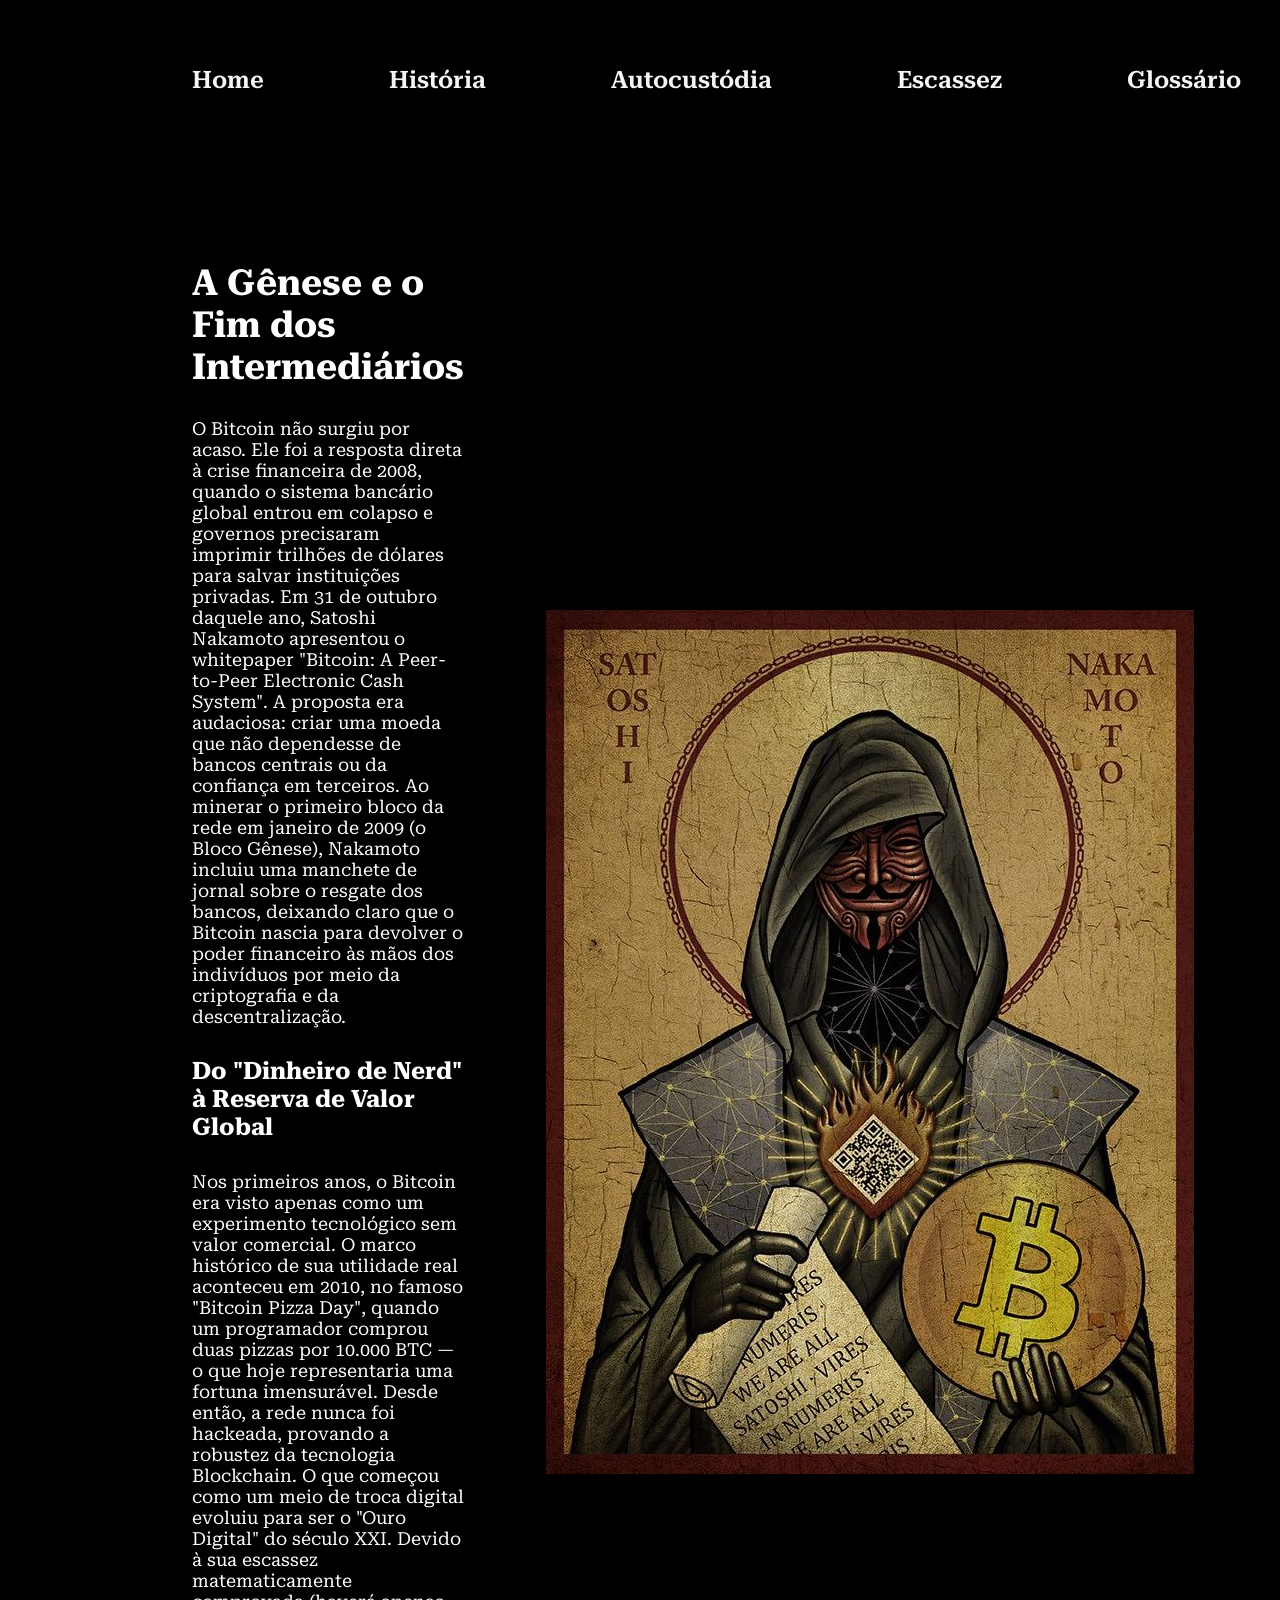
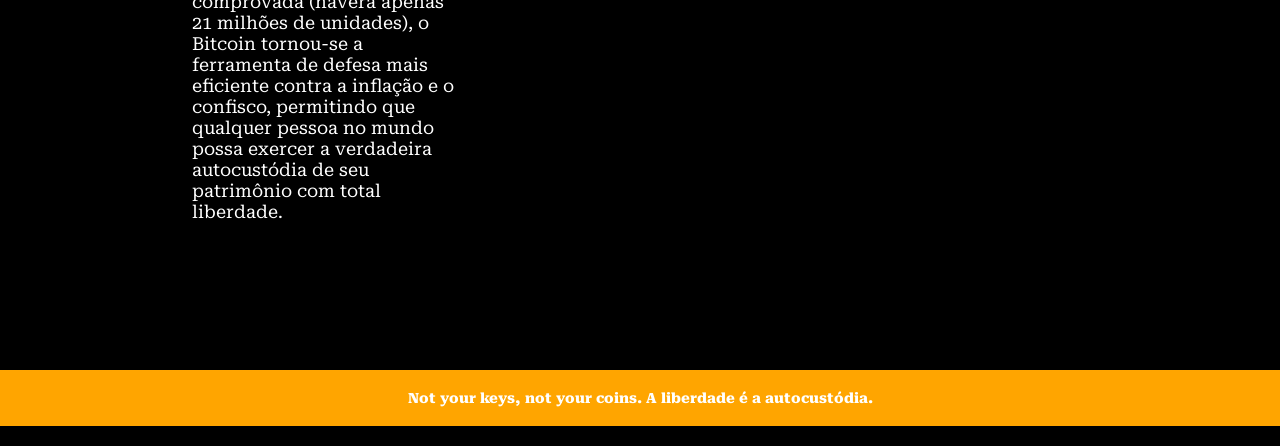
<file: bitcoin-web-platform/pages/historia.html>
<!DOCTYPE html>
<html lang="pt-br">

<head>
    <meta charset="UTF-8">
    <meta name="viewport" content="width=device-width, initial-scale=1.0">
    <title>História</title>

    <link rel="icon" href="../images/Btc.png">
    <link rel="stylesheet" href="../styles/style.css">
</head>

<body>
    <header class="cabecalho">
        <nav class="cabecalho__menu">
            
            <a class="cabecalho__menu__link" href="../index.html">Home</a>
            <a class="cabecalho__menu__link" href="historia.html">História</a>
            <a class="cabecalho__menu__link" href="autocustodia.html">Autocustódia</a>
            <a class="cabecalho__menu__link" href="escassez.html">Escassez</a>
            <a class="cabecalho__menu__link" href="glossario.html">Glossário</a>

        </nav>
    </header>
    
    <main class="apresentacao">
        <section class="apresentacao__conteudo">
            <h2 class="apresentacao__conteudo__titulo">A Gênese e o Fim dos Intermediários</h2>
            <p class="apresentacao__conteudo__texto">
                O Bitcoin não surgiu por acaso. Ele foi a resposta direta à crise financeira de 2008, quando o sistema bancário global entrou em colapso e governos precisaram imprimir trilhões de dólares para salvar instituições privadas. Em 31 de outubro daquele ano, Satoshi Nakamoto apresentou o whitepaper "Bitcoin: A Peer-to-Peer Electronic Cash System". A proposta era audaciosa: criar uma moeda que não dependesse de bancos centrais ou da confiança em terceiros. Ao minerar o primeiro bloco da rede em janeiro de 2009 (o Bloco Gênese), Nakamoto incluiu uma manchete de jornal sobre o resgate dos bancos, deixando claro que o Bitcoin nascia para devolver o poder financeiro às mãos dos indivíduos por meio da criptografia e da descentralização.
            </p>
            <h2>Do "Dinheiro de Nerd" à Reserva de Valor Global</h2>
            <p class="apresentacao__conteudo__texto">
                Nos primeiros anos, o Bitcoin era visto apenas como um experimento tecnológico sem valor comercial. O marco histórico de sua utilidade real aconteceu em 2010, no famoso "Bitcoin Pizza Day", quando um programador comprou duas pizzas por 10.000 BTC — o que hoje representaria uma fortuna imensurável. Desde então, a rede nunca foi hackeada, provando a robustez da tecnologia Blockchain. O que começou como um meio de troca digital evoluiu para ser o "Ouro Digital" do século XXI. Devido à sua escassez matematicamente comprovada (haverá apenas 21 milhões de unidades), o Bitcoin tornou-se a ferramenta de defesa mais eficiente contra a inflação e o confisco, permitindo que qualquer pessoa no mundo possa exercer a verdadeira autocustódia de seu patrimônio com total liberdade.
            </p>
        </section>

        <img src="../images/satoshi-old.jpg" alt="Representação artística e simbólica de Satoshi Nakamoto">
    </main>

    <footer class="rodape">
        <p>Not your keys, not your coins. A liberdade é a autocustódia.</p>
    </footer>

</body>
</html>
</file>
<file: bitcoin-landing-page/style.css>
@import url('https://fonts.googleapis.com/css2?family=Boldonse&family=Heebo:wght@100..900&family=Lora:ital,wght@0,400..700;1,400..700&family=Roboto+Serif:ital,opsz,wght@0,8..144,100..900;1,8..144,100..900&display=swap');

* {
    margin: 0;
    padding: 0;
}

body {
    background-color: black;
    color: white;
    font-family: "Roboto Serif", serif;
}

.titulo-destaque {
    color: orange;
}

.Cor-destaque-info-lenguage {
    color: orange;
}

.entusiasta-bitcoin {
    color: white;
}

.apresentacao {
    margin: 12% 18%;
    display: flex;
    align-items: center;
    justify-content: space-between;
    gap: 40px;
}

.apresentacao__conteudo {
    width: 615px;
    display: flex;
    flex-direction: column;
    gap: 50px;
}

.apresentacao__conteudo__titulo {
    font-size: 36px;
}

.apresentacao__conteudo__texto {
    font-size: 18px;
}

.apresentacao__links {
    display: flex;
    justify-content: space-between;
}

.apresentacao__links__link {
    background-color: orange;
    color: rgb(80, 61, 28);
    width: 280px;
    text-align: center;
    border-radius: 18px;
    font-size: 18px;
    text-decoration: none;
    font-weight: 600;
}
</file>
<file: bitcoin-web-platform-mobile/styles/style.css>
@import url('https://fonts.googleapis.com/css2?family=Boldonse&family=Heebo:wght@100..900&family=Lora:ital,wght@0,400..700;1,400..700&family=Roboto+Serif:ital,opsz,wght@0,8..144,100..900;1,8..144,100..900&display=swap');

:root {
    /* Camada 1: Definição das Cores (Paleta) */
    --preto: #000000;
    --branco: #FFFFFF;
    --branco-suave: #F5F5F5;
    --laranja-principal: #FFA500;
    --laranja-hover: #BF7C00;
    --cinza-hover: #808080;

    /* Camada 2: Atribuição de Funções (Semântica) */
    --cor-fundo: var(--preto);
    --cor-titulo: var(--laranja-principal);
    --cor-texto-principal: var(--branco);
    --cor-texto-secundario: var(--branco-suave);
    
    /* Links do Menu */
    --cor-menu-link: var(--branco-suave);
    --cor-menu-hover: var(--cinza-hover);

    /* Botões e Interação */
    --cor-botao-fundo: var(--laranja-principal);
    --cor-botao-hover: var(--laranja-hover);
    --cor-botao-texto: var(--branco-suave);

    /* Rodapé */
    --cor-rodape-fundo: var(--laranja-principal); /* Usando o laranja mais escuro como estava no seu original */
    --cor-rodape-texto: var(--branco);

    /* Fontes */
    --fonte-principal: "Roboto Serif", serif;
}

* {
    margin: 0;
    padding: 10px;
}

body {
    font-family: var(--fonte-principal);
    background-color: var(--cor-fundo);
    color: var(--cor-texto-principal);
}

.cabecalho {
    padding: 2% 0% 0% 10%;
}

.cabecalho__menu {
    display: flex;
    gap: 125px;
}

.cabecalho__menu__link {
    font-size: 1.5rem; 
    color: var(--cor-menu-link);
    text-decoration: none;
}

.cabecalho__menu__link:hover {
    color: var(--cor-menu-hover);
}

.titulo-destaque {
    color: var(--cor-titulo);
}

.cor-destaque-info-lenguage {
    color: var(--cor-titulo);
}

.entusiasta-bitcoin {
    color: var(--cor-texto-principal);
}

.apresentacao {
    padding: 5% 5%;
    display: flex;
    align-items: center;
    justify-content: space-between;
    gap: 82px;
}

.apresentacao__conteudo {
    width: 60%;
    display: flex;
    flex-direction: column;
    gap: 10px;
}

.apresentacao__conteudo__titulo {
    font-size: 2.25rem;
}

.apresentacao__conteudo__texto {
    font-size: 1.2rem;
}

.apresentacao__links {
    display: flex;
    flex-direction: column;
    justify-content: space-between;
    align-items: center;
    gap: 20px;
}

.apresentacao__links__subtitulo {
    font-family: var(--fonte-principal);
    font-weight: 400;
    font-size: 1.5rem;
}

.apresentacao__links__link {
    background-color: var(--cor-botao-fundo);
    color: var(--cor-botao-texto);
    width: 50%;
    text-align: center;
    border-radius: 8px;
    font-size: 1.5rem;
    text-decoration: none;
    font-weight: 600;
}

.apresentacao__links__link:hover {
    background-color: var(--cor-botao-hover);
}
.apresentacao__imagem {
    width: 30%;
}

.rodape {
    padding: 10px;
    color: var(--cor-rodape-texto);
    background-color: var(--cor-rodape-fundo);
    text-align: center;
    font-family: var(--fonte-principal);
    font-size: 1.2rem;
    font-weight: 800;
}

@media (max-width: 750px) {
    
    .cabecalho {
        padding: 15%;
    }

    .cabecalho__menu {
        justify-content: center;
    }

    .apresentacao {
        flex-direction: column-reverse;
        padding: 5%;
    }

    .apresentacao__conteudo {
        width: auto;
    }
    
}
</file>
<file: bitcoin-web-platform/styles/style.css>
@import url('https://fonts.googleapis.com/css2?family=Boldonse&family=Heebo:wght@100..900&family=Lora:ital,wght@0,400..700;1,400..700&family=Roboto+Serif:ital,opsz,wght@0,8..144,100..900;1,8..144,100..900&display=swap');

:root {
    /* Camada 1: Definição das Cores (Paleta) */
    --preto: #000000;
    --branco: #FFFFFF;
    --branco-suave: #F5F5F5;
    --laranja-principal: #FFA500;
    --laranja-hover: #BF7C00;
    --cinza-hover: #808080;

    /* Camada 2: Atribuição de Funções (Semântica) */
    --cor-fundo: var(--preto);
    --cor-titulo: var(--laranja-principal);
    --cor-texto-principal: var(--branco);
    --cor-texto-secundario: var(--branco-suave);
    
    /* Links do Menu */
    --cor-menu-link: var(--branco-suave);
    --cor-menu-hover: var(--cinza-hover);

    /* Botões e Interação */
    --cor-botao-fundo: var(--laranja-principal);
    --cor-botao-hover: var(--laranja-hover);
    --cor-botao-texto: var(--branco-suave);

    /* Rodapé */
    --cor-rodape-fundo: var(--laranja-principal); /* Usando o laranja mais escuro como estava no seu original */
    --cor-rodape-texto: var(--branco);

    /* Fontes */
    --fonte-principal: "Roboto Serif", serif;
}

* {
    margin: 0;
    padding: 10px 0;
}

body {
    font-family: var(--fonte-principal);
    background-color: var(--cor-fundo);
    color: var(--cor-texto-principal);
}

.cabecalho {
    padding: 2% 15% 0% 15%;
}

.cabecalho__menu {
    display: flex;
    gap: 125px;
}

.cabecalho__menu__link {
    font-size: 24px; /* Corrigido de xp para px */
    font-weight: 600;
    color: var(--cor-menu-link);
    text-decoration: none;
}

.cabecalho__menu__link:hover {
    color: var(--cor-menu-hover);
}

.titulo-destaque {
    color: var(--cor-titulo);
}

.cor-destaque-info-lenguage {
    color: var(--cor-titulo);
}

.entusiasta-bitcoin {
    color: var(--cor-texto-principal);
}

.apresentacao {
    padding: 10% 15%;
    display: flex;
    align-items: center;
    justify-content: space-between;
    gap: 82px;
}

.apresentacao__conteudo {
    width: 615px;
    display: flex;
    flex-direction: column;
    gap: 10px;
}

.apresentacao__conteudo__titulo {
    font-size: 36px;
}

.apresentacao__conteudo__texto {
    font-size: 18px;
}

.apresentacao__links {
    display: flex;
    flex-direction: column;
    justify-content: space-between;
    align-items: center;
    gap: 20px;
}

.apresentacao__links__subtitulo {
    font-family: var(--fonte-principal);
    font-weight: 400;
}

.apresentacao__links__link {
    background-color: var(--cor-botao-fundo);
    color: var(--cor-botao-texto);
    width: 380px;
    text-align: center;
    border-radius: 8px;
    font-size: 18px;
    text-decoration: none;
    font-weight: 600;
}

.apresentacao__links__link:hover {
    background-color: var(--cor-botao-hover);
}

.rodape {
    padding: 10px;
    color: var(--cor-rodape-texto);
    background-color: var(--cor-rodape-fundo);
    text-align: center;
    font-family: var(--fonte-principal);
    font-size: 14px;
    font-weight: 800;
}
</file>
